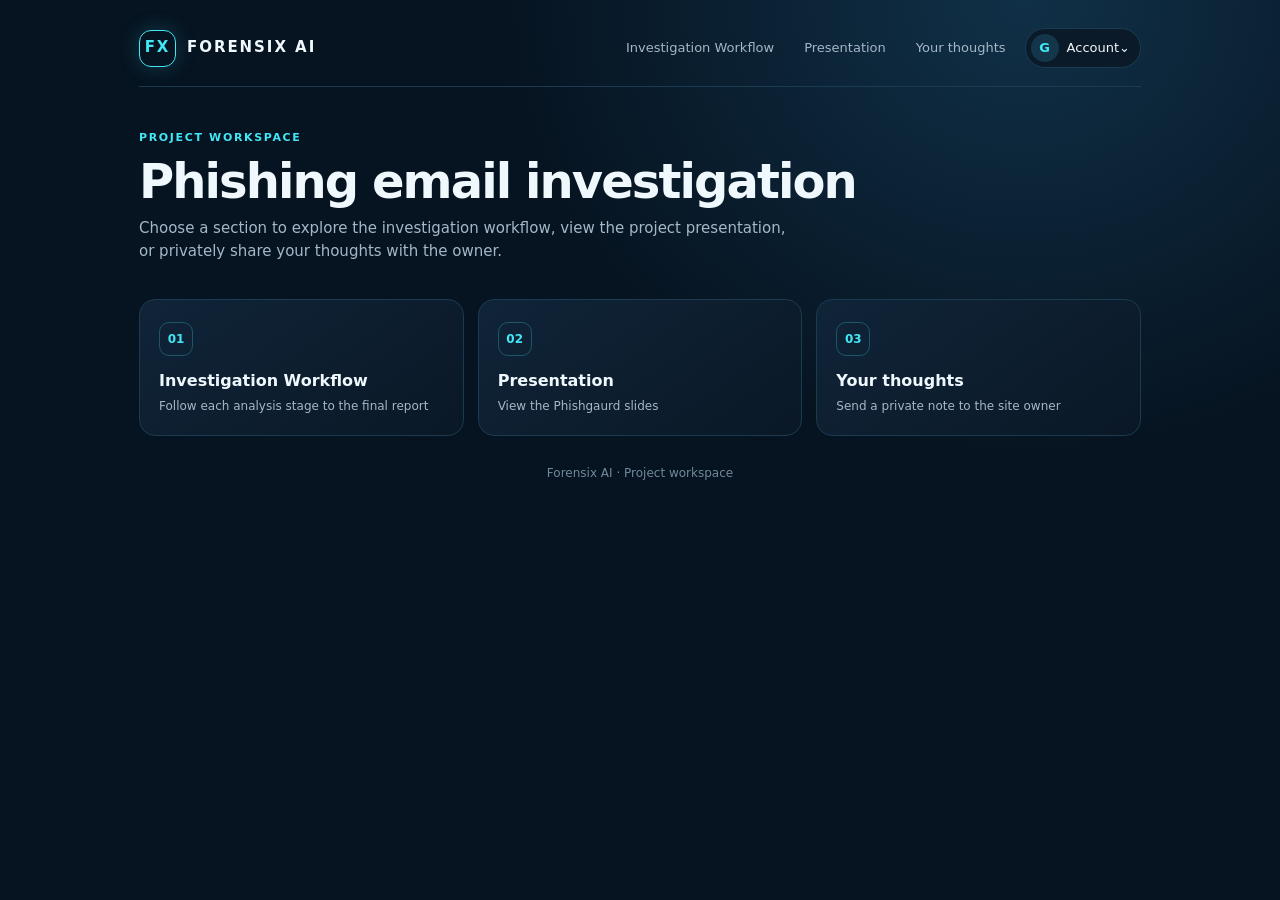
<file: index.html>
<!doctype html><html lang="en"><head><meta charset="utf-8"><meta name="viewport" content="width=device-width,initial-scale=1"><meta name="theme-color" content="#061320"><title>Forensix AI | Home</title><link rel="stylesheet" href="./site.css"></head><body><main class="wrap"><header class="top"><a class="brand" href="./index.html"><span class="mark">FX</span><span>FORENSIX AI</span></a><nav class="nav" aria-label="Main navigation"><a href="./flow-chart.html">Investigation Workflow</a><a href="./presentation.html">Presentation</a><a href="https://docs.google.com/forms/d/e/1FAIpQLSf9UedXhXH0Q-1SLvggZ7vqXY9LK6OyUBt13ShkXCmBfDp41g/viewform?usp=dialog" target="_blank" rel="noopener noreferrer">Your thoughts</a><details class="account"><summary><span class="avatar">G</span>Account⌄</summary><div class="account-menu"><a href="https://forms.google.com" target="_blank" rel="noopener noreferrer">Open Google Forms</a></div></details></nav></header><section class="hero"><div class="eyebrow">Project workspace</div><h1>Phishing email investigation</h1><p>Choose a section to explore the investigation workflow, view the project presentation, or privately share your thoughts with the owner.</p></section><nav class="options" aria-label="Project sections"><a class="option" href="./flow-chart.html"><span class="num">01</span><strong>Investigation Workflow</strong><span>Follow each analysis stage to the final report</span></a><a class="option" href="./presentation.html"><span class="num">02</span><strong>Presentation</strong><span>View the Phishgaurd slides</span></a><a class="option" href="https://docs.google.com/forms/d/e/1FAIpQLSf9UedXhXH0Q-1SLvggZ7vqXY9LK6OyUBt13ShkXCmBfDp41g/viewform?usp=dialog" target="_blank" rel="noopener noreferrer"><span class="num">03</span><strong>Your thoughts</strong><span>Send a private note to the site owner</span></a></nav><footer class="footer">Forensix AI · Project workspace</footer></main></body></html>
</file>
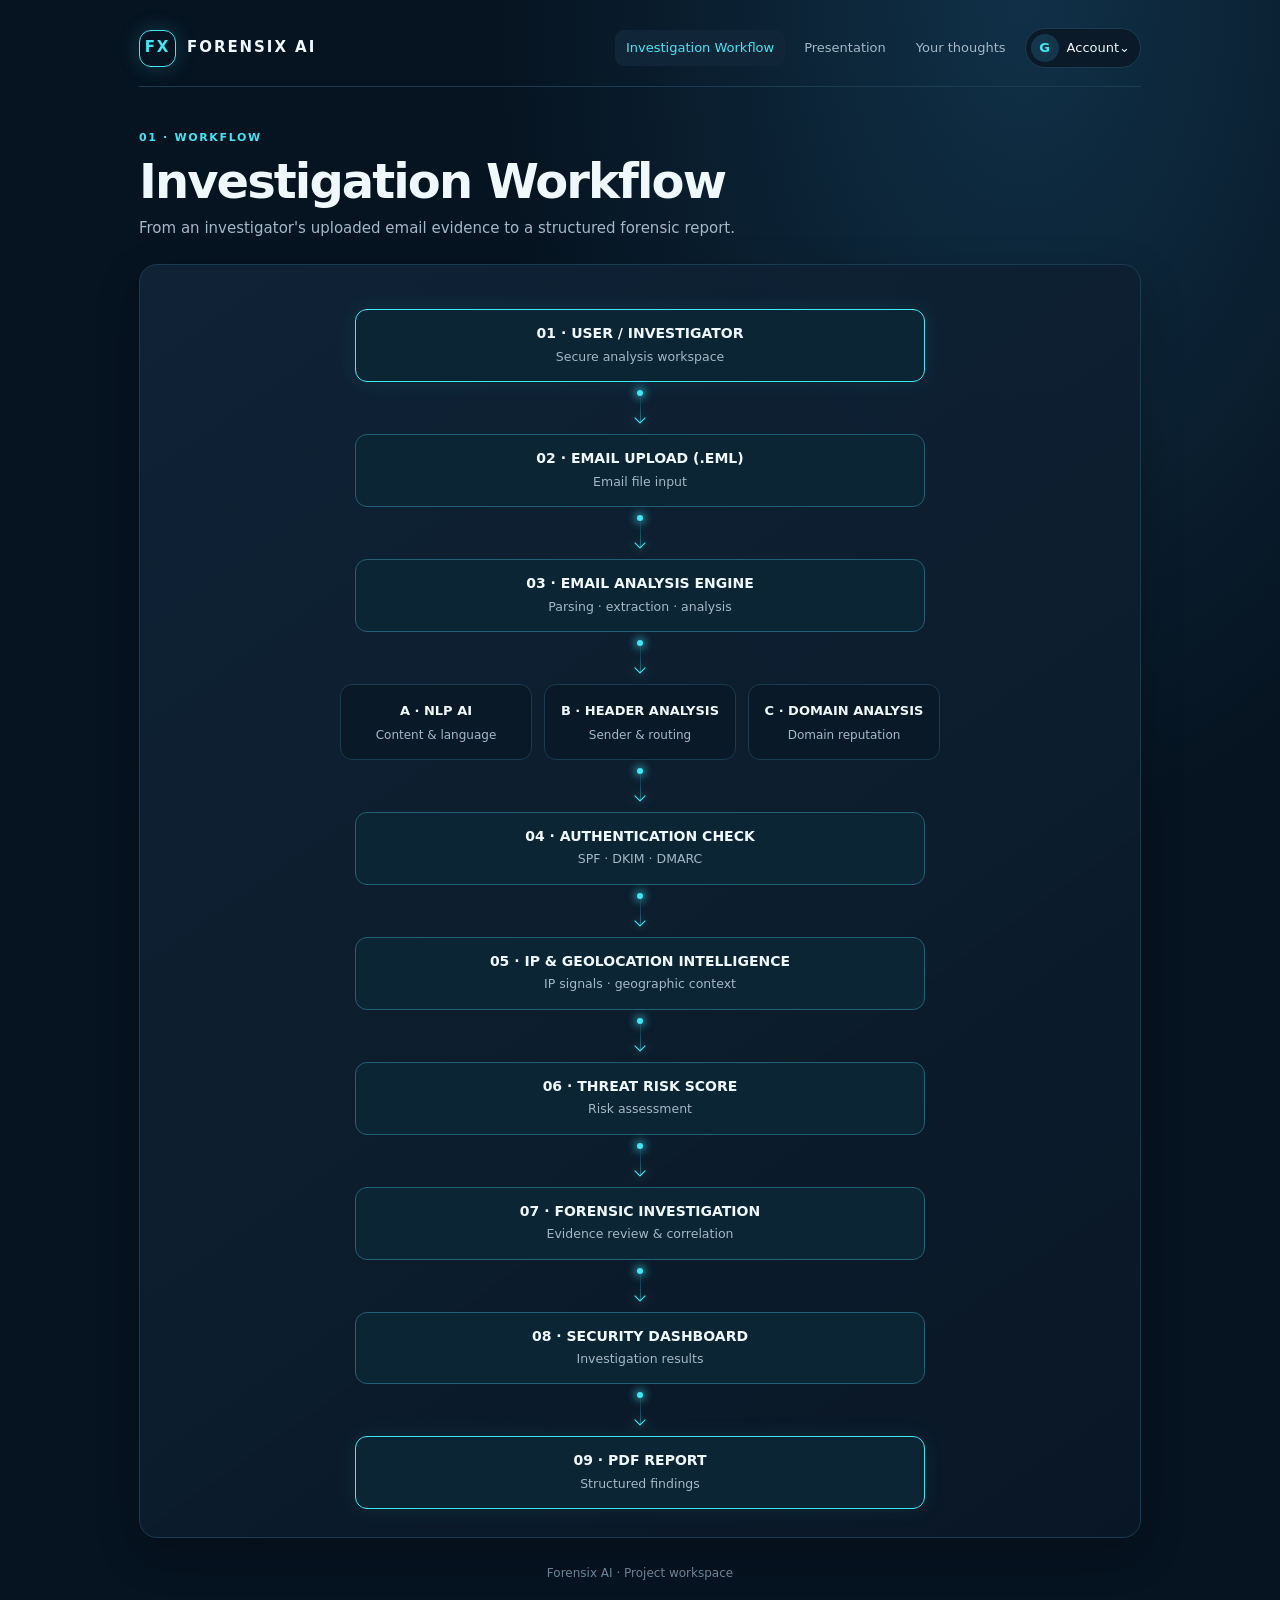
<file: flow-chart.html>
<!doctype html><html lang="en"><head><meta charset="utf-8"><meta name="viewport" content="width=device-width,initial-scale=1"><meta name="theme-color" content="#061320"><title>Forensix AI | Investigation Workflow</title><link rel="stylesheet" href="./site.css"></head><body><main class="wrap"><header class="top"><a class="brand" href="./index.html"><span class="mark">FX</span><span>FORENSIX AI</span></a><nav class="nav" aria-label="Main navigation"><a href="./flow-chart.html" aria-current="page">Investigation Workflow</a><a href="./presentation.html">Presentation</a><a href="https://docs.google.com/forms/d/e/1FAIpQLSf9UedXhXH0Q-1SLvggZ7vqXY9LK6OyUBt13ShkXCmBfDp41g/viewform?usp=dialog" target="_blank" rel="noopener noreferrer">Your thoughts</a><details class="account"><summary><span class="avatar">G</span>Account⌄</summary><div class="account-menu"><a href="https://forms.google.com" target="_blank" rel="noopener noreferrer">Open Google Forms</a></div></details></nav></header><section class="hero"><div class="eyebrow">01 · Workflow</div><h1>Investigation Workflow</h1><p>From an investigator's uploaded email evidence to a structured forensic report.</p></section><section class="content"><div class="chart" aria-label="Email investigation flow chart"><div class="node start"><strong>01 · USER / INVESTIGATOR</strong><small>Secure analysis workspace</small></div><div class="arrow"></div><div class="node"><strong>02 · EMAIL UPLOAD (.EML)</strong><small>Email file input</small></div><div class="arrow"></div><div class="node"><strong>03 · EMAIL ANALYSIS ENGINE</strong><small>Parsing · extraction · analysis</small></div><div class="arrow"></div><div class="branches"><div class="branch"><b>A · NLP AI</b><p>Content &amp; language</p></div><div class="branch"><b>B · HEADER ANALYSIS</b><p>Sender &amp; routing</p></div><div class="branch"><b>C · DOMAIN ANALYSIS</b><p>Domain reputation</p></div></div><div class="arrow"></div><div class="node"><strong>04 · AUTHENTICATION CHECK</strong><small>SPF · DKIM · DMARC</small></div><div class="arrow"></div><div class="node"><strong>05 · IP &amp; GEOLOCATION INTELLIGENCE</strong><small>IP signals · geographic context</small></div><div class="arrow"></div><div class="node"><strong>06 · THREAT RISK SCORE</strong><small>Risk assessment</small></div><div class="arrow"></div><div class="node"><strong>07 · FORENSIC INVESTIGATION</strong><small>Evidence review &amp; correlation</small></div><div class="arrow"></div><div class="node"><strong>08 · SECURITY DASHBOARD</strong><small>Investigation results</small></div><div class="arrow"></div><div class="node end"><strong>09 · PDF REPORT</strong><small>Structured findings</small></div></div></section><footer class="footer">Forensix AI · Project workspace</footer></main></body></html>
</file>
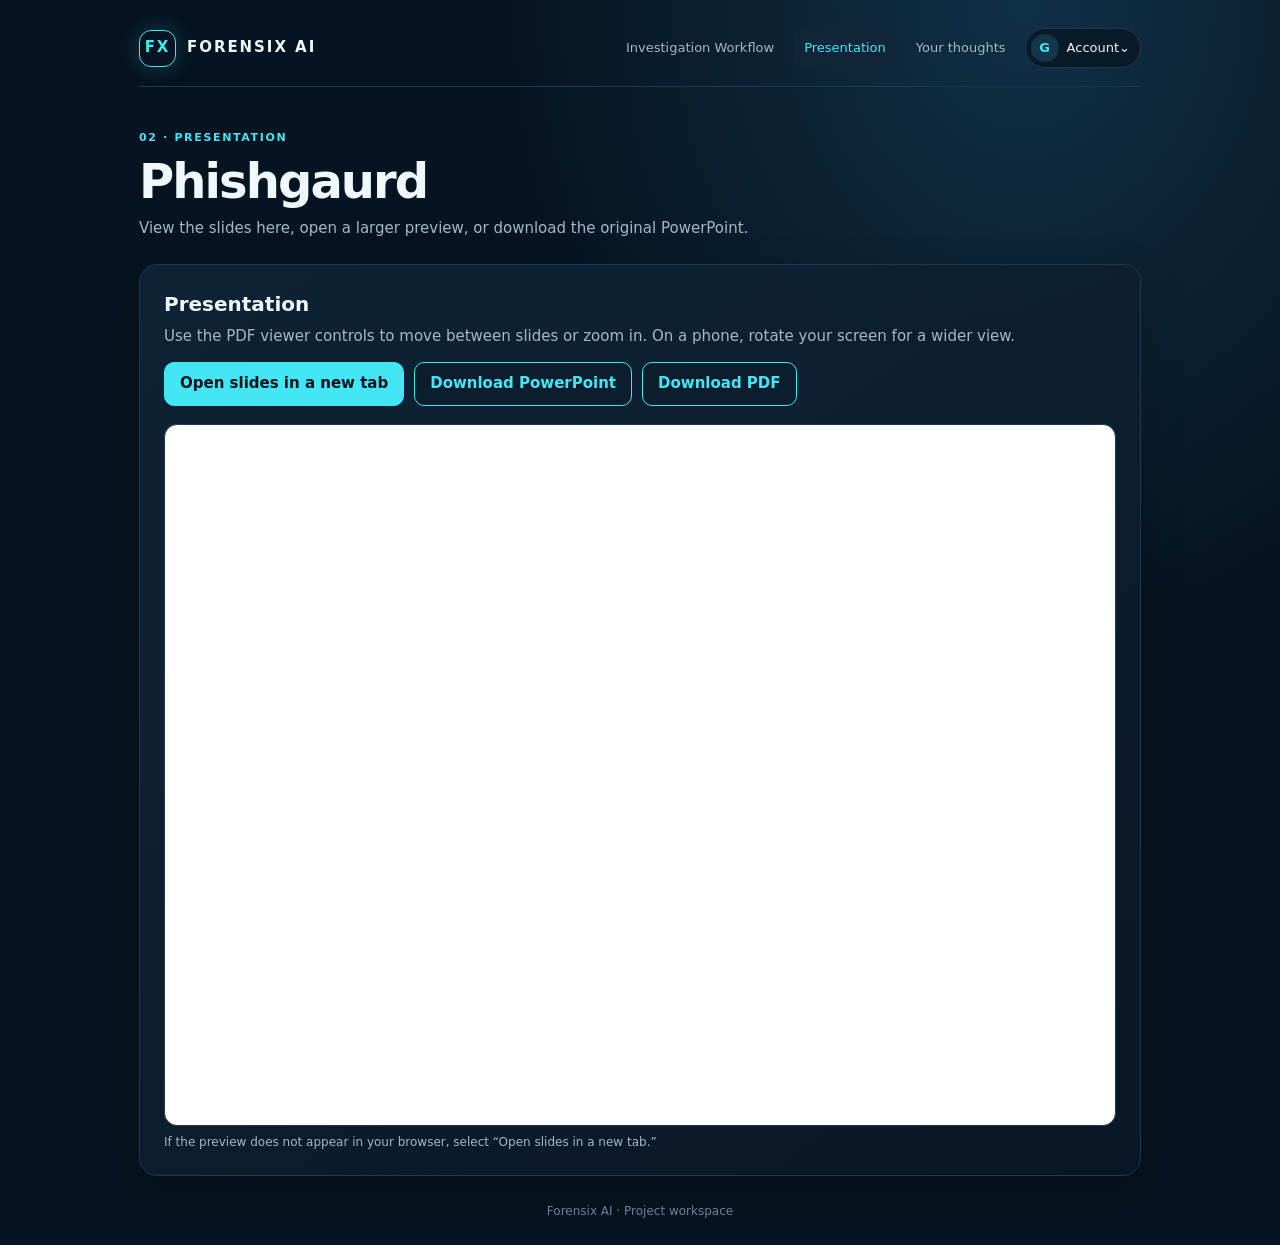
<file: presentation.html>
<!doctype html><html lang="en"><head><meta charset="utf-8"><meta name="viewport" content="width=device-width,initial-scale=1"><meta name="theme-color" content="#061320"><title>Forensix AI | Presentation</title><link rel="stylesheet" href="./site.css"></head><body><main class="wrap"><header class="top"><a class="brand" href="./index.html"><span class="mark">FX</span><span>FORENSIX AI</span></a><nav class="nav" aria-label="Main navigation"><a href="./flow-chart.html">Investigation Workflow</a><a href="./presentation.html" aria-current="page">Presentation</a><a href="https://docs.google.com/forms/d/e/1FAIpQLSf9UedXhXH0Q-1SLvggZ7vqXY9LK6OyUBt13ShkXCmBfDp41g/viewform?usp=dialog" target="_blank" rel="noopener noreferrer">Your thoughts</a><details class="account"><summary><span class="avatar">G</span>Account⌄</summary><div class="account-menu"><a href="https://forms.google.com" target="_blank" rel="noopener noreferrer">Open Google Forms</a></div></details></nav></header><section class="hero"><div class="eyebrow">02 · Presentation</div><h1>Phishgaurd</h1><p>View the slides here, open a larger preview, or download the original PowerPoint.</p></section><section class="content"><h2>Presentation</h2><p>Use the PDF viewer controls to move between slides or zoom in. On a phone, rotate your screen for a wider view.</p><div class="actions"><a class="button" href="./assets/Phishgaurd.pdf" target="_blank" rel="noopener">Open slides in a new tab</a><a class="button secondary" href="./assets/Phishgaurd.pptx" download>Download PowerPoint</a><a class="button secondary" href="./assets/Phishgaurd.pdf" download>Download PDF</a></div><iframe class="viewer" src="./assets/Phishgaurd.pdf#toolbar=1&navpanes=0&view=FitH" title="Phishgaurd presentation slides" allowfullscreen></iframe><p class="muted-small">If the preview does not appear in your browser, select “Open slides in a new tab.”</p></section><footer class="footer">Forensix AI · Project workspace</footer></main></body></html>
</file>
<file: site.css>
:root{color-scheme:dark;--bg:#061320;--panel:#0c1e2e;--panel2:#10283a;--line:#1b3b50;--cyan:#42e6f5;--text:#eff8fc;--muted:#a4b8c7;--max:1050px}*{box-sizing:border-box}body{margin:0;background:radial-gradient(ellipse at 80% 0%,#103047 0,transparent 37%),var(--bg);color:var(--text);font:15px/1.55 Inter,ui-sans-serif,system-ui,-apple-system,"Segoe UI",sans-serif;min-height:100vh}.wrap{max-width:var(--max);margin:auto;padding:24px}.top{display:flex;align-items:center;justify-content:space-between;border-bottom:1px solid var(--line);padding:4px 0 18px}.brand{display:flex;align-items:center;gap:11px;color:var(--text);text-decoration:none;font-size:15px;font-weight:800;letter-spacing:.13em}.mark{width:37px;height:37px;border:1px solid var(--cyan);border-radius:12px;display:grid;place-items:center;color:var(--cyan);box-shadow:0 0 22px #42e6f533}.nav{display:flex;align-items:center;gap:8px;flex-wrap:wrap}.nav a,.account>a{color:var(--muted);text-decoration:none;font-size:13px;padding:8px 11px;border-radius:9px}.nav a:hover,.nav a[aria-current=page],.account>a:hover{color:var(--cyan);background:#102638}.account{position:relative}.account summary{list-style:none;display:flex;align-items:center;gap:8px;border:1px solid var(--line);border-radius:999px;padding:5px 10px 5px 5px;background:#0b1a29;cursor:pointer;font-size:13px}.account summary::-webkit-details-marker{display:none}.avatar{width:28px;height:28px;border-radius:50%;display:grid;place-items:center;background:#14364a;color:var(--cyan);font-weight:800}.account-menu{position:absolute;right:0;top:calc(100% + 7px);z-index:3;min-width:175px;padding:7px;background:#102235;border:1px solid var(--line);border-radius:13px;box-shadow:0 18px 40px #0008}.account-menu>a{display:block}.hero{padding:42px 0 24px}.eyebrow{color:var(--cyan);font-weight:700;letter-spacing:.15em;text-transform:uppercase;font-size:11px}.hero h1{font-size:clamp(30px,5vw,48px);line-height:1.1;letter-spacing:-.04em;margin:9px 0}.hero p{color:var(--muted);max-width:660px;margin:0}.options{display:grid;grid-template-columns:repeat(3,1fr);gap:14px;margin:12px 0 28px}.option{display:block;padding:19px;border:1px solid var(--line);border-radius:16px;background:linear-gradient(145deg,#102438,#0a1826);color:var(--text);text-decoration:none;transition:.18s}.option:hover{border-color:var(--cyan);transform:translateY(-2px);box-shadow:0 0 23px #42e6f514}.option .num{display:grid;place-items:center;width:34px;height:34px;border:1px solid #42e6f544;border-radius:10px;color:var(--cyan);font-weight:800;margin-bottom:13px}.option strong{display:block;font-size:16px}.option span{display:block;color:var(--muted);font-size:12px;margin-top:3px}.content{background:linear-gradient(145deg,#102438ee,#0a1826f5);border:1px solid var(--line);border-radius:18px;padding:24px;box-shadow:0 16px 45px #0003}.content h2{font-size:20px;margin:0 0 5px}.content p{color:var(--muted);margin:0}.footer{margin-top:26px;color:#71899b;font-size:12px;text-align:center}.chart{padding:20px 4px 4px;display:flex;flex-direction:column;align-items:center;gap:12px}.node{border:1px solid #236076;background:#0c2535;border-radius:12px;padding:13px 16px;text-align:center;width:min(100%,570px)}.node strong{display:block;font-size:14px}.node small{color:var(--muted)}.node.start,.node.end{border-color:var(--cyan);box-shadow:0 0 22px #42e6f515}.arrow{height:20px;width:1px;background:var(--cyan);position:relative;opacity:.75}.arrow:after{content:"";position:absolute;bottom:0;left:-4px;width:7px;height:7px;border-right:1px solid var(--cyan);border-bottom:1px solid var(--cyan);transform:rotate(45deg)}.branches{display:grid;grid-template-columns:repeat(3,1fr);gap:12px;width:min(100%,600px)}.branch{border:1px solid var(--line);border-radius:12px;padding:14px;background:#0a1927;text-align:center}.branch b{font-size:13px}.branch p{margin:4px 0 0;font-size:12px}.viewer{height:min(78vh,900px);min-height:520px;width:100%;border:1px solid var(--line);border-radius:13px;background:#fff;margin-top:18px}.button{display:inline-flex;align-items:center;justify-content:center;border:1px solid var(--cyan);background:var(--cyan);color:#06131c;border-radius:10px;padding:9px 15px;font-weight:800;text-decoration:none;cursor:pointer;font:inherit;font-weight:800}.button.secondary{background:#0c1e2e;color:var(--cyan)}.actions{display:flex;align-items:center;gap:10px;flex-wrap:wrap;margin-top:14px}.field{display:block;margin-top:16px}.field span{display:block;margin-bottom:6px;color:var(--muted);font-size:13px}.field input,.field textarea{display:block;width:100%;border:1px solid var(--line);border-radius:11px;background:#081826;color:var(--text);padding:12px;font:inherit;outline:none}.field input:focus,.field textarea:focus{border-color:var(--cyan)}.field textarea{min-height:135px;resize:vertical}.notice{color:var(--cyan)!important;margin-top:12px!important;font-size:13px}.error{color:#ffb0a6!important}.muted-small{font-size:12px;color:var(--muted)}.admin-list{display:grid;gap:10px;margin-top:18px}.entry{padding:15px;border:1px solid var(--line);border-radius:12px;background:#081826}.entry time{display:block;color:var(--muted);font-size:12px;margin-bottom:6px;word-break:break-word}.entry p{white-space:pre-wrap;color:var(--text);margin:0}.empty{padding:18px;color:var(--muted);border:1px dashed var(--line);border-radius:12px}@media(max-width:700px){.wrap{padding:18px 14px 44px}.top{align-items:flex-start;gap:10px}.brand{font-size:13px}.nav{justify-content:flex-end;gap:2px}.nav a{padding:7px;font-size:12px}.options{grid-template-columns:1fr}.hero{padding-top:33px}.branches{gap:7px}.branch{padding:10px 5px}.branch b{font-size:11px}.branch p{font-size:10px}.content{padding:19px}.viewer{min-height:420px}}

/* Motion accents */
.wrap{position:relative;z-index:1}
.option{animation:card-arrive .55s both}
.option:nth-child(2){animation-delay:.1s}
.option:nth-child(3){animation-delay:.2s}
.content{animation:panel-arrive .45s ease-out both}
.node,.branch{transition:border-color .25s,box-shadow .25s,transform .25s}
.node:hover,.branch:hover{border-color:var(--cyan);box-shadow:0 0 22px #42e6f522;transform:translateY(-2px)}
.arrow{height:28px;overflow:visible;opacity:1;background:linear-gradient(180deg,#42e6f511,#42e6f566,#42e6f511);background-size:100% 220%;animation:line-glow 1.5s linear infinite}
.arrow::before{content:"";position:absolute;top:-4px;left:-2.5px;width:6px;height:6px;border-radius:50%;background:var(--cyan);box-shadow:0 0 8px 2px #42e6f5aa;animation:flow-down 1.35s ease-in infinite}
.arrow::after{filter:drop-shadow(0 0 4px #42e6f5aa);animation:arrow-glow 1.35s ease-in-out infinite}
.button{position:relative;overflow:hidden;transition:transform .18s,box-shadow .18s,filter .18s}
.button::after{content:"";position:absolute;top:-40%;bottom:-40%;left:-55%;width:35%;background:linear-gradient(90deg,transparent,#fff9,transparent);transform:skewX(-22deg);transition:left .5s}
.button:hover{transform:translateY(-2px);box-shadow:0 8px 22px #42e6f52e;filter:brightness(1.08)}
.button:hover::after{left:125%}
.mark{animation:brand-glow 3s ease-in-out infinite}
.account-menu{transform-origin:top right;animation:menu-arrive .16s ease-out}
@keyframes line-glow{from{background-position:0 0}to{background-position:0 220%}}
@keyframes flow-down{0%{top:-4px;opacity:0}18%{opacity:1}82%{opacity:1}100%{top:26px;opacity:0}}
@keyframes arrow-glow{0%,100%{opacity:.55}50%{opacity:1}}
@keyframes card-arrive{from{opacity:0;transform:translateY(14px)}to{opacity:1;transform:translateY(0)}}
@keyframes panel-arrive{from{opacity:0;transform:translateY(8px)}to{opacity:1;transform:translateY(0)}}
@keyframes menu-arrive{from{opacity:0;transform:translateY(-5px) scale(.98)}to{opacity:1;transform:translateY(0) scale(1)}}
@keyframes brand-glow{0%,100%{box-shadow:0 0 10px #42e6f51c}50%{box-shadow:0 0 23px #42e6f555}}
@media(prefers-reduced-motion:reduce){*,*::before,*::after{scroll-behavior:auto!important;animation-duration:.01ms!important;animation-iteration-count:1!important;transition-duration:.01ms!important}}

.share-option{display:flex;align-items:flex-start;gap:8px;margin-top:9px;color:var(--muted);font-size:12px;line-height:1.4;cursor:pointer}.share-option input{accent-color:var(--cyan);margin:2px 0 0;flex:none}.share-option strong{color:var(--text);font-weight:600}.thoughts-feed{margin-top:24px;padding-top:20px;border-top:1px solid var(--line)}.thoughts-feed h2{margin-bottom:4px}.thoughts-feed>p{font-size:13px}.thought-list{display:grid;gap:10px;margin-top:14px}.thought-card{padding:14px;border:1px solid var(--line);border-radius:12px;background:#081826;animation:panel-arrive .35s ease-out both}.thought-card strong{display:block;font-size:13px}.thought-card time{display:block;color:var(--muted);font-size:11px;margin:2px 0 8px}.thought-card p{color:var(--text);white-space:pre-wrap;margin:0;font-size:14px}.thought-empty{padding:15px;border:1px dashed var(--line);border-radius:12px;color:var(--muted);font-size:13px}.share-status{font-size:12px;color:var(--muted)}
</file>
